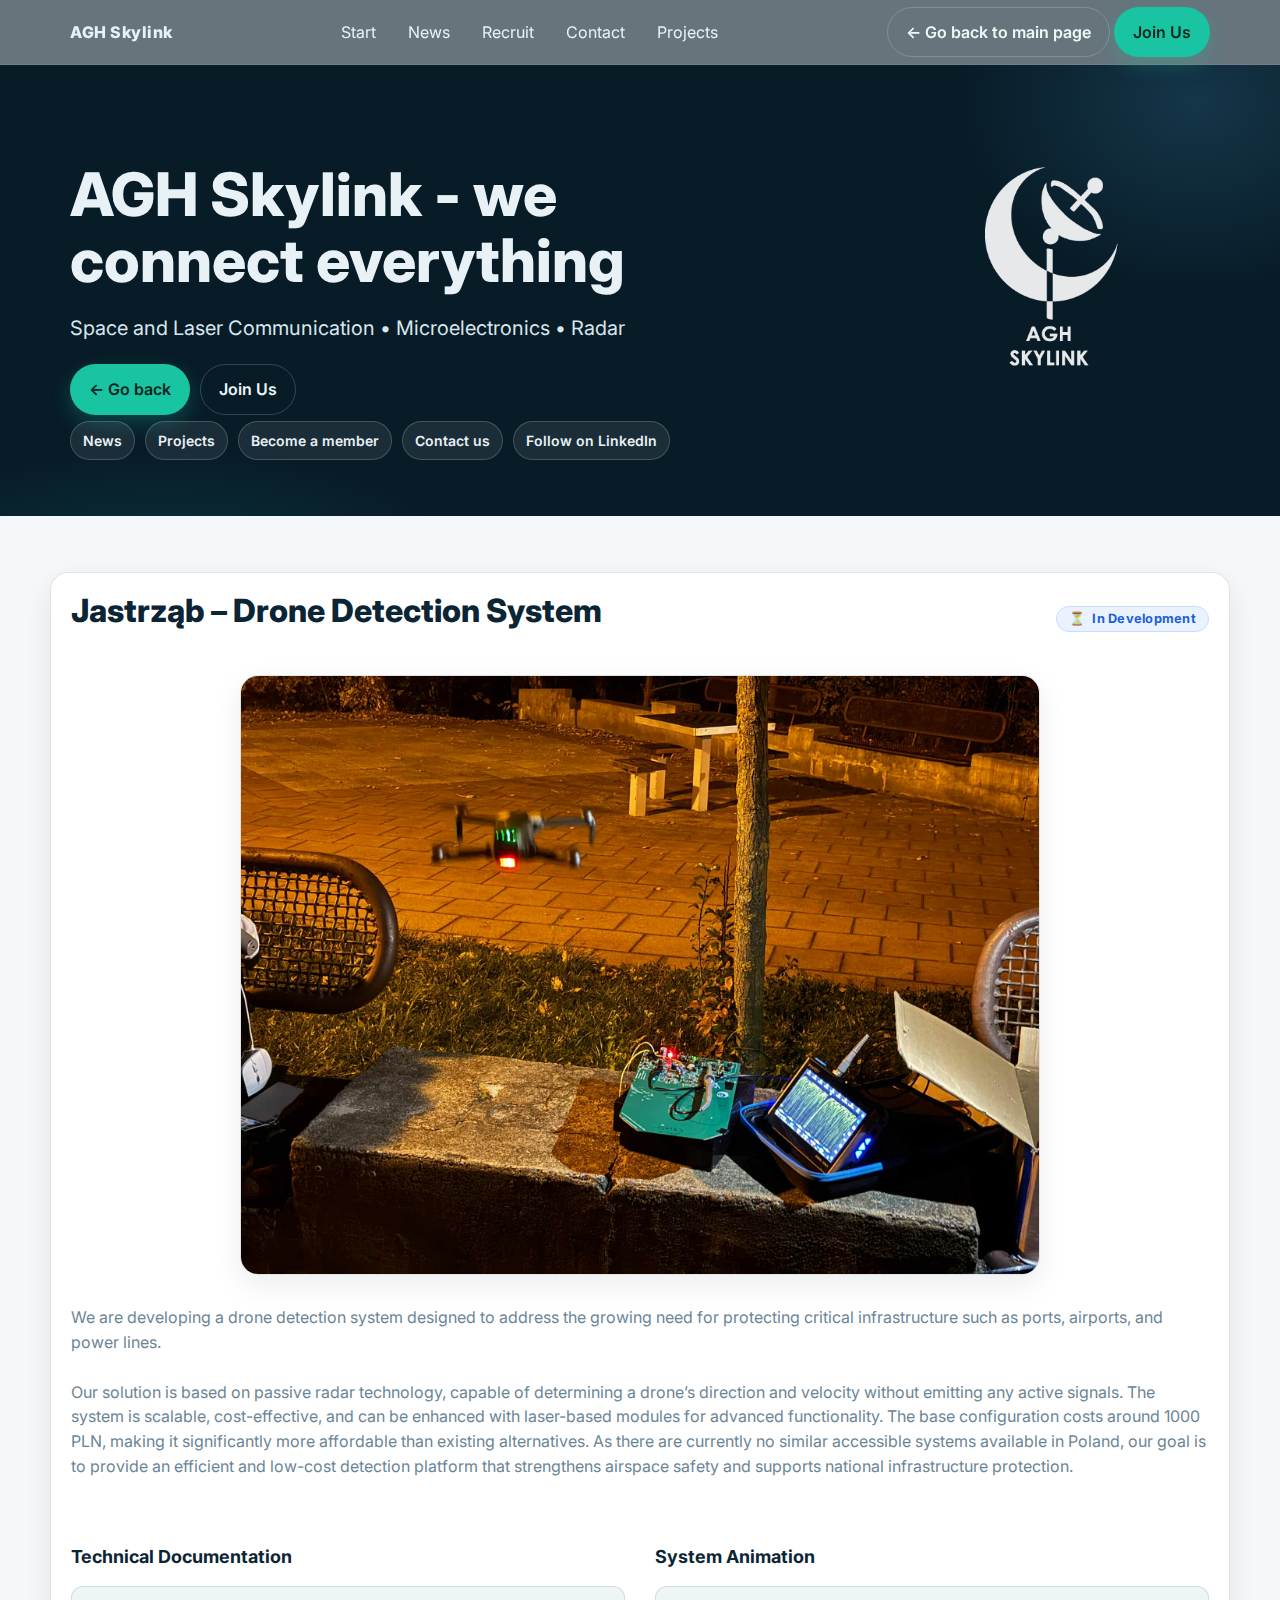
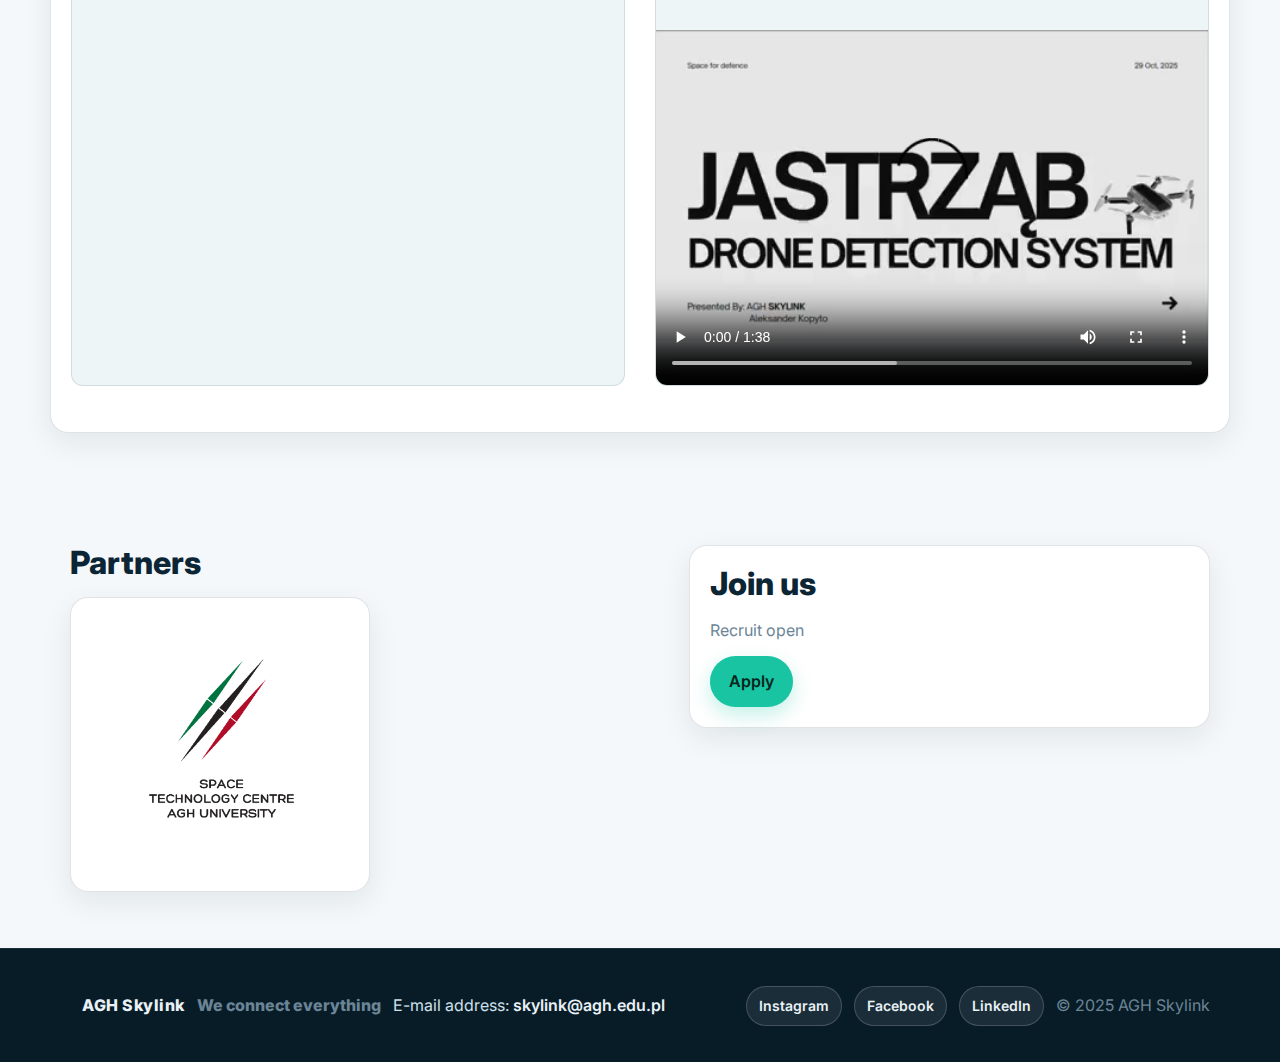
<file: jastrzab/index.html>
<!DOCTYPE html>


<html lang="en">
    <head>
        <meta charset="utf-8" />
        <meta name="viewport" content="width=device-width,initial-scale=1" />
        <title>AGH SkyLink - Jastrząb</title>
        <link rel="stylesheet" href="style.css?v=1" />
        <link rel="stylesheet" href="https://fonts.googleapis.com/icon?family=Material+Icons">
        <link rel="preconnect" href="https://fonts.googleapis.com">
        <link rel="preconnect" href="https://fonts.gstatic.com" crossorigin>
        <link href="https://fonts.googleapis.com/css2?family=Inter:wght@400;600;700;800&display=swap" rel="stylesheet">
        <link rel="icon" type="image/png" sizes="32x32" href="../logo_skylink.png">
        <link rel="icon" type="image/png" sizes="192x192" href="../logo_skylink.png">
        <link rel="apple-touch-icon" href="../logo_skylink.png">
    </head>

    <body>
        <header class="site-header">
            <div class="container nav">
                <a class="brand" href="#home">
                    <span class="brand-text">AGH&nbsp;Skylink</span>
                </a>

                <nav class="links">
                    <a href="../index.html">Start</a>
                    <a href="../news.html">News</a>
                    <a href="#recruit">Recruit</a>
                    <a href="#contact">Contact</a>
                    <a href="../projects.html">Projects</a>
                </nav>

                <div class="nav-cta">
                    <a class="btn ghost" href="index.html">← Go back to main page</a>
                    <a class="btn primary" href="#join">Join Us</a>
                </div>
            </div>
        </header>

        <section class="hero" id="home">
            <div class="container hero-wrap" id="main">
                <div class="hero-copy">
                    <h1>AGH Skylink - we connect everything</h1>
                    <p class="lead">Space and Laser Communication • Microelectronics • Radar</p>
                    <div class="actions">
                        <a class="btn primary" href="../index.html">← Go back</a>
                        <a class="btn ghost" href="#join">Join Us</a>
                    </div>
                    <div class="quick">
                        <a class="chip" href="../news.html">News</a>
                        <a class="chip" href="../projects.html">Projects</a>
                        <a class="chip" href="#join">Become a member</a>
                        <a class="chip" href="#contact">Contact us</a>  
                        <a class="chip" target="_blank" rel="noopener" href="https://www.linkedin.com/company/agh-skylink/">Follow on LinkedIn</a>
                    </div>
                </div>
            </div>
        </section>

        <section class="section projects" id="projects">
            <div class="container card proj">
                <div class="project-header">
                    <h2 id="jastrzab">Jastrząb – Drone Detection System</h2>
                    <span class="status in-development">In Development</span>
                </div>
                <div id="jastrzab_img">
                    <img src="img.jpg" alt="Jastrząb Drone Detection System">
                </div>
                <p>We are developing a drone detection system designed to address the growing need for protecting critical infrastructure such as ports, airports, and power lines.<br></br>
                    Our solution is based on passive radar technology, capable of determining a drone’s direction and velocity without emitting any active signals.
                    The system is scalable, cost-effective, and can be enhanced with laser-based modules for advanced functionality. The base configuration costs around 1000 PLN, making it significantly more affordable than existing alternatives.
                    As there are currently no similar accessible systems available in Poland, our goal is to provide an efficient and low-cost detection platform that strengthens airspace safety and supports national infrastructure protection.
                </p>
                <div class="media-grid">
                    <div class="media-item">
                        <h4>Technical Documentation</h4>
                        <iframe src="https://docs.google.com/document/d/e/2PACX-1vQr_vNwdOJ_riCtRA2lJ_1KK04hr8zM1x1WW0upIzOptdfwprjkmSlxiSHzafKKl_ytLgL5DvnEbHPW/pub?embedded=true"></iframe>
                    </div>
                    <div class="media-item">
                        <h4>System Animation</h4>
                        <video controls>
                            <source src="animation.mp4" type="video/mp4">
                        </video>
                    </div>
                </div>

            </div>
        </section>

        <section class="section partners" id="partners">
            <div class="container two">
                <div>
                    <h2>Partners</h2>
                    <ul class="logos">
                        <li class="logo">
                            <img src="../img/logo.png" alt="Logo">
                        </li>
                    </ul>
                </div>
                <div class="card join" id="join">
                    <h2>Join us</h2>
                    <p id="recruit">Recruit open</p>
                    <a class="btn primary" href="https://forms.office.com/r/MKcszRw5tV">Apply</a>
                </div>
            </div>
        </section>

        <footer class="footer" id="contact">
            <div class="container foot">
                <div class="brand b">
                    <span class="dot"></span>
                    <span class="brand-text">AGH Skylink</span>
                    <p class="muted">We connect everything</p>
                    <p class="muted email">E-mail address: <span>skylink@agh.edu.pl</span></p>
                </div>

                <div class="foot-meta">
                    <a class="chip" target="_blank" rel="noopener"
                    href="https://www.instagram.com/aghskylink?utm_source=ig_web_button_share_sheet&igsh=ZDNlZDc0MzIxNw==">Instagram</a>
                    <a class="chip" target="_blank" rel="noopener"
                    href="https://www.facebook.com/profile.php?id=61572327687853">Facebook</a>
                    <a class="chip" target="_blank" rel="noopener"
                    href="https://www.linkedin.com/company/agh-skylink/">LinkedIn</a>
                    <p class="muted">© 2025 AGH Skylink</p>
                </div>
            </div>
        </footer>

        <script type="module">

            document.addEventListener("click", (e) => {
                const btn = e.target.closest(".exp-toggle");
                if (!btn) return;
                const wrap = btn.closest(".exp-text");
                const rest = wrap.querySelector(".exp-rest");
                const ell  = wrap.querySelector(".exp-ellipsis");
                const collapsed = wrap.getAttribute("data-collapsed") === "true";
                if (collapsed){
                    rest.hidden = false; ell.hidden = true;
                    wrap.setAttribute("data-collapsed","false");
                    btn.setAttribute("aria-expanded","true");
                    btn.textContent = btn.dataset.less || "Show less";
                } else {
                    rest.hidden = true; ell.hidden = false;
                    wrap.setAttribute("data-collapsed","true");
                    btn.setAttribute("aria-expanded","false");
                    btn.textContent = btn.dataset.more || "Show more";
                }
            });

            function setupLightbox(){
                const box  = document.getElementById("lightbox");
                if(!box) return;
                const img  = box.querySelector("img");
                const btn  = box.querySelector(".lightbox-close");

                const open = (src, alt="") => {
                    img.src = src; img.alt = alt;
                    box.setAttribute("aria-hidden","false");
                    document.body.style.overflow = "hidden";
                };
                const close = () => {
                    box.setAttribute("aria-hidden","true");
                    img.src = ""; img.alt = "";
                    document.body.style.overflow = "";
                };

                document.addEventListener("click", (e) => {
                    const t = e.target;
                    if (t.matches(".section.projects .thumb img, .section.highlight .thumb img")) {
                    open(t.currentSrc || t.src, t.alt || "");
                    return;
                    }
                    if (t === box || t === btn) close();
                });

                document.addEventListener("keydown", (e) => {
                    if (e.key === "Escape" && box.getAttribute("aria-hidden") === "false") close();
                });
            }

            (async function init(){
                try{
                    setupLightbox();
                }catch(e){
                    console.error("Render error:", e);
                }
            })();
        </script>

        <div class="lightbox" id="lightbox" aria-hidden="true" role="dialog" aria-label="Image preview">
            <img alt="" />
            <button class="lightbox-close" aria-label="Close">×</button>
        </div>

    </body>

</html>
</file>
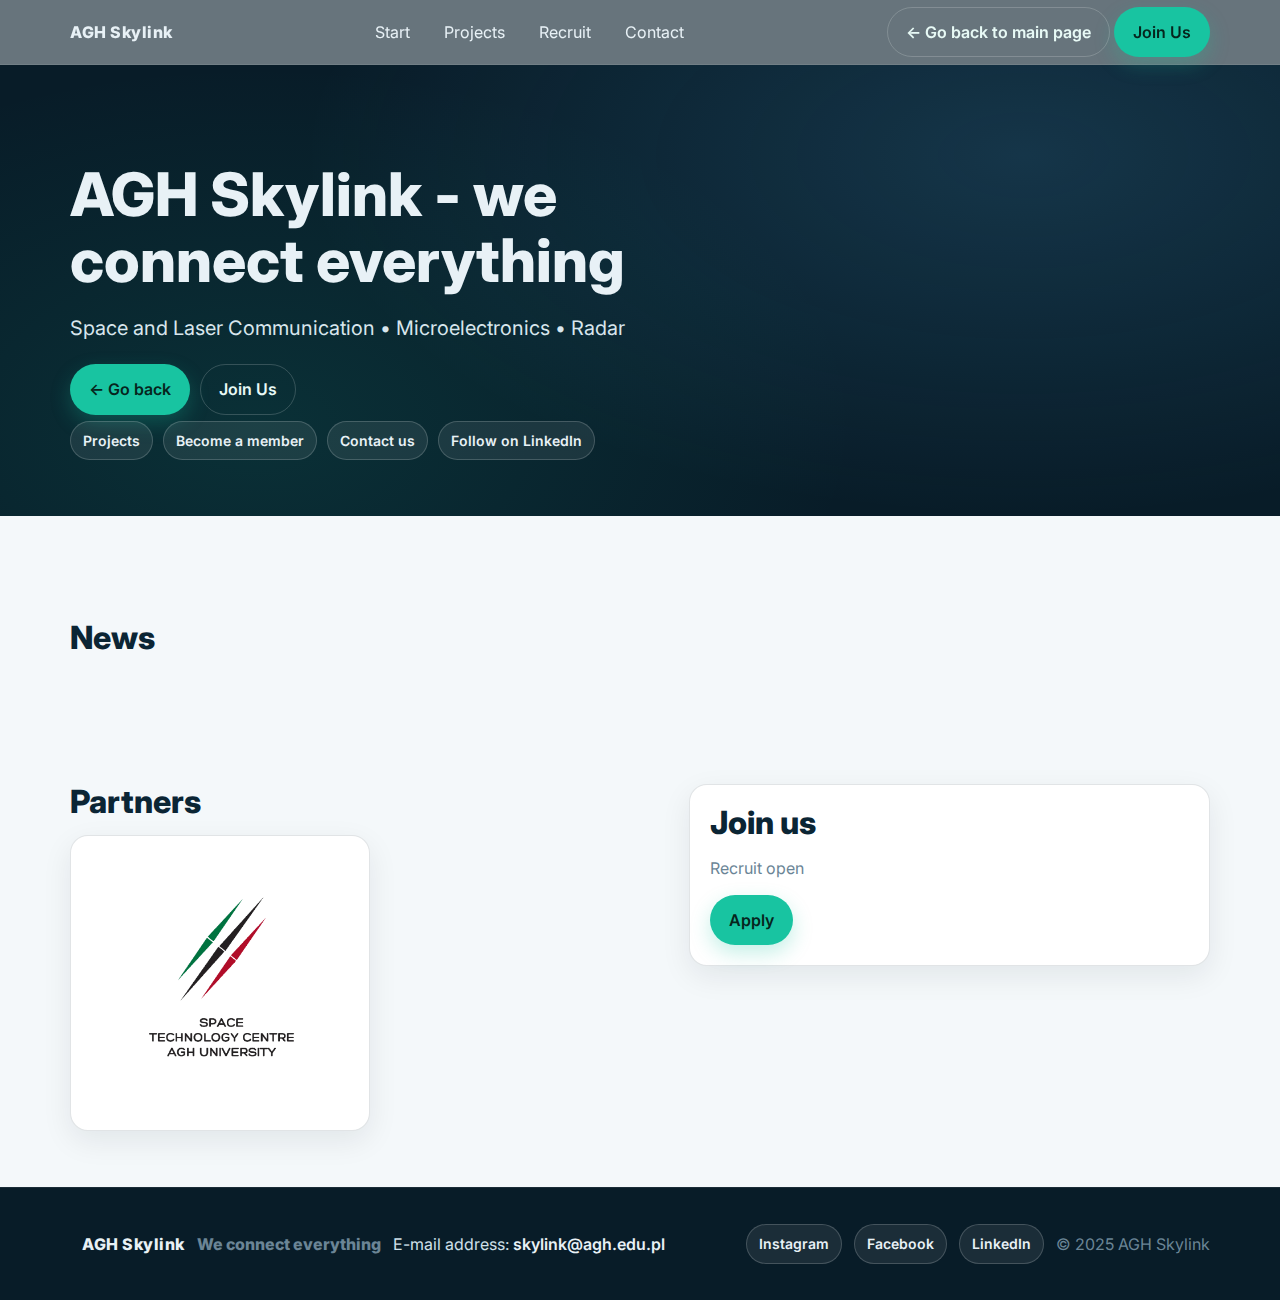
<file: news.html>
<!DOCTYPE html>


<html lang="en">
    <head>
        <meta charset="utf-8" />
        <meta name="viewport" content="width=device-width,initial-scale=1" />
        <title>AGH SkyLink - News</title>
        <link rel="stylesheet" href="style.css?v=4" />
        <link rel="stylesheet" href="https://fonts.googleapis.com/icon?family=Material+Icons">
        <link rel="preconnect" href="https://fonts.googleapis.com">
        <link rel="preconnect" href="https://fonts.gstatic.com" crossorigin>
        <link href="https://fonts.googleapis.com/css2?family=Inter:wght@400;600;700;800&display=swap" rel="stylesheet">
        <link rel="icon" type="image/png" sizes="32x32" href="logo_skylink.png">
        <link rel="icon" type="image/png" sizes="192x192" href="logo_skylink.png">
        <link rel="apple-touch-icon" href="logo_skylink.png">
    </head>

    <body>
        <header class="site-header">
            <div class="container nav">
                <a class="brand" href="#home">
                    <span class="brand-text">AGH&nbsp;Skylink</span>
                </a>

                <nav class="links">
                    <a href="index.html">Start</a>
                    <a href="projects.html">Projects</a>
                    <a href="#recruit">Recruit</a>
                    <a href="#contact">Contact</a>
                </nav>

                <div class="nav-cta">
                    <a class="btn ghost" href="index.html">← Go back to main page</a>
                    <a class="btn primary" href="#join">Join Us</a>
                </div>
            </div>
        </header>

        <section class="hero" id="home">
            <div class="container hero-wrap" id="main">
                <div class="hero-copy">
                    <h1>AGH Skylink - we connect everything</h1>
                    <p class="lead">Space and Laser Communication • Microelectronics • Radar</p>
                    <div class="actions">
                        <a class="btn primary" href="index.html">← Go back</a>
                        <a class="btn ghost" href="#join">Join Us</a>
                    </div>
                    <div class="quick">
                        <a class="chip" href="projects.html">Projects</a>
                        <a class="chip" href="#join">Become a member</a>
                        <a class="chip" href="#contact">Contact us</a>  
                        <a class="chip" target="_blank" rel="noopener" href="https://www.linkedin.com/company/agh-skylink/">Follow on LinkedIn</a>
                    </div>
                </div>
            </div>
        </section>

        <section class="section features" id="what">
            <div class="container">
                <div class="news-block" id="news">
                <h2>News</h2>
                <ul class="news"></ul>
                </div>
            </div>
        </section>

        <section class="section partners" id="partners">
            <div class="container two">
                <div>
                    <h2>Partners</h2>
                    <ul class="logos">
                        <li class="logo">
                            <img src="./img/logo.png" alt="Logo">
                        </li>
                    </ul>
                </div>
                <div class="card join" id="join">
                    <h2>Join us</h2>
                    <p id="recruit">Recruit open</p>
                    <a class="btn primary" href="https://forms.office.com/r/MKcszRw5tV">Apply</a>
                </div>
            </div>
        </section>

        <footer class="footer" id="contact">
            <div class="container foot">
                <div class="brand b">
                    <span class="dot"></span>
                    <span class="brand-text">AGH Skylink</span>
                    <p class="muted">We connect everything</p>
                    <p class="muted email">E-mail address: <span>skylink@agh.edu.pl</span></p>
                </div>

                <div class="foot-meta">
                    <a class="chip" target="_blank" rel="noopener"
                    href="https://www.instagram.com/aghskylink?utm_source=ig_web_button_share_sheet&igsh=ZDNlZDc0MzIxNw==">Instagram</a>
                    <a class="chip" target="_blank" rel="noopener"
                    href="https://www.facebook.com/profile.php?id=61572327687853">Facebook</a>
                    <a class="chip" target="_blank" rel="noopener"
                    href="https://www.linkedin.com/company/agh-skylink/">LinkedIn</a>
                    <p class="muted">© 2025 AGH Skylink</p>
                </div>
            </div>
        </footer>

        <script type="module">
            const DATA_BASE = "./public/data";
            const CONTENT_BASE = "/content";

            const resolveContent = (p) => {
                if (!p) return "";
                if (/^https?:\/\//.test(p)) return p;
                if (p.startsWith("/")) return p;
                return `${CONTENT_BASE}/${p}`.replace(/\/{2,}/g, "/");
            };

            const escapeHTML = (s="") =>
                s.replace(/[&<>"']/g, c => ({'&':'&amp;','<':'&lt;','>':'&gt;','"':'&quot;',"'":'&#039;'}[c]));

            function renderExpandable(escapedText, limit = 160, moreLabel = "Show more", lessLabel = "Show less") {
                if (!escapedText) return "";
                if (escapedText.length <= limit) return escapedText;
                    const shortPart = escapedText.slice(0, limit);
                    const restPart  = escapedText.slice(limit);
                    return `
                    <span class="exp-text" data-collapsed="true">
                        <span class="exp-short">${shortPart}</span><span class="exp-ellipsis">…</span>
                        <span class="exp-rest" hidden>${restPart}</span>
                        <button class="exp-toggle btn" type="button" aria-expanded="false" data-more="${moreLabel}" data-less="${lessLabel}">
                        ${moreLabel}
                        </button>
                    </span>
                `;
            }

            document.addEventListener("click", (e) => {
                const btn = e.target.closest(".exp-toggle");
                if (!btn) return;
                const wrap = btn.closest(".exp-text");
                const rest = wrap.querySelector(".exp-rest");
                const ell  = wrap.querySelector(".exp-ellipsis");
                const collapsed = wrap.getAttribute("data-collapsed") === "true";
                if (collapsed){
                    rest.hidden = false; ell.hidden = true;
                    wrap.setAttribute("data-collapsed","false");
                    btn.setAttribute("aria-expanded","true");
                    btn.textContent = btn.dataset.less || "Show less";
                } else {
                    rest.hidden = true; ell.hidden = false;
                    wrap.setAttribute("data-collapsed","true");
                    btn.setAttribute("aria-expanded","false");
                    btn.textContent = btn.dataset.more || "Show more";
                }
            });


            async function getJSON(name){
                const res = await fetch(`${DATA_BASE}/${name}.json`, { cache: "no-store", headers: { "Accept":"application/json" } });
                if(!res.ok) throw new Error(`HTTP ${res.status} for ${name}.json`);
                return res.json();
            }

            function renderLinks(linksString) {
            const linkArr = (linksString || "").split(/\s*,\s*/).filter(Boolean);
            if (!linkArr.length) return "";
            
            return `<p class="links">` +
                linkArr.map((url,i) => {
                const label = /github\.com/i.test(url) ? "GitHub" : 
                            /jastrzab/i.test(url) ? "Jastrząb website" :
                            `Link ${i+1}`;
                return `<a class="chip" href="${url}" target="_blank" rel="noopener">${label}</a>`;
                }).join(" ") +
            `</p>`;
            }

            async function renderAllNews(){
                const list = await getJSON("news");
                list.sort((a,b) => new Date(b.date||0) - new Date(a.date||0));
                const ul = document.querySelector(".news-block ul.cards");
                if(!ul) return;

                const items = list.map(n =>  {
                    const linksHTML = renderLinks(n.links);
                    return `
                    <li class="news-item">
                        ${n.cover ? `<img class="news-thumb" src="${resolveContent(n.cover)}" alt="${escapeHTML(n.title)}">` : ""}
                        <div>
                        <strong>${escapeHTML(n.title)}</strong><br>
                        <small>${n.date ? new Date(n.date).toLocaleDateString() : ""}</small>
                        <p>${renderExpandable(escapeHTML(n.description), 120)}</p>
                        ${linksHTML}
                        </div>
                    </li>
                    `;
                }).join("");

                ul.innerHTML = items || `<li class="card news"><p>No news yet.</p></li>`;
            }

            function setupLightbox(){
                const box  = document.getElementById("lightbox");
                const img  = box.querySelector("img");
                const btn  = box.querySelector(".lightbox-close");

                const open = (src, alt="") => {
                    img.src = src; img.alt = alt;
                    box.setAttribute("aria-hidden","false");
                    document.body.style.overflow = "hidden"; 
                };
                const close = () => {
                    box.setAttribute("aria-hidden","true");
                    img.src = ""; img.alt = "";
                    document.body.style.overflow = "";
                };
                document.addEventListener("click", (e) => {
                    const t = e.target;
                    if (t.matches(".news-thumb, .section.projects .thumb img, .section.highlight .thumb img")) {
                    open(t.currentSrc || t.src, t.alt || "");
                    return;
                    }
                    if (t === box || t === btn) close();
                });

                document.addEventListener("keydown", (e) => {
                    if (e.key === "Escape" && box.getAttribute("aria-hidden") === "false") close();
                });
            }


            (async function init(){
                try{
                    await renderAllNews(),
                    setupLightbox(); 
                }catch(e){
                    console.error("Render error:", e);
                }
                })();
        </script>


        <div class="lightbox" id="lightbox" aria-hidden="true" role="dialog" aria-label="Image preview">
            <img alt="" />
            <button class="lightbox-close" aria-label="Close">×</button>
        </div>

    </body>

</html>
</file>
<file: jastrzab/style.css>
:root{
  --page-bg: #f4f8fa;
  --hero-bg: #081c28;
  --surface: #ffffff;
  --tint: #eef5f7;
  --text: #0b2534;
  --muted: #6b8596;
  --accent: #18c4a1;
  --accent-2: #4ea8de;
  --border: rgba(10,35,49,.12);
  --hero-border: rgba(255,255,255,.18);
  --shadow: 0 10px 30px rgba(7,28,40,.08);
  --radius: 18px;
  --container: 1180px;
  --gap: 24px; 
}

*{box-sizing:border-box}
html,body{
  margin:0;
  padding:0;
  overflow-x: clip; 
}
@supports not (overflow-x: clip){
  html, body { overflow-x: hidden; }
}

body{
  font-family: Inter, system-ui, -apple-system, Segoe UI, Roboto, Arial, "Noto Sans", "Apple Color Emoji", "Segoe UI Emoji", "Segoe UI Symbol";
  color: var(--text);
  background: var(--page-bg);
  line-height: 1.55;
}

img{max-width:100%;display:block}
a{color:inherit;text-decoration:none}
.container{max-width:var(--container);margin:0 auto;padding:0 20px}
.section{padding:56px 0}
h1,h2,h3{line-height:1.1;margin:0 0 16px}
h1{font-size:clamp(32px,6vw,60px);font-weight:800}
h2{font-size:clamp(22px,3vw,32px);font-weight:800}
h3{font-size:18px;font-weight:700}
.lead{color:#d8e6ed;font-size:clamp(16px,2.2vw,20px)}
.muted{color:var(--muted)}
.center{text-align:center}

/* Header */
.site-header{
  position:sticky;top:0;z-index:1000;
  background:rgba(8,28,40,.6);
  backdrop-filter:blur(8px);
  border-bottom:1px solid rgba(255,255,255,.08);
}
.nav{height:64px;display:flex;align-items:center;justify-content:space-between;gap:16px}
.brand{display:flex;align-items:center;gap:10px;font-weight:800;color:#e8f1f6}
.brand-text{letter-spacing:.5px}
.links{display:flex;gap:10px;align-items:center}
.links a{color:#e8f1f6;padding:10px 12px;border-radius:10px}
.links a:hover{background:rgba(255,255,255,.08)}
.site-header .nav { min-width: 0; flex-wrap: nowrap; }
.site-header .brand { flex: 0 0 auto; }
.site-header .links { 
  flex: 1 1 auto; 
  min-width: 0; 
  justify-content: center; 
  gap: 8px;
}
.site-header .links a { white-space: nowrap; }

/* Buttons */
.btn{
  display:inline-flex;align-items:center;gap:8px;
  padding:12px 18px;border-radius:999px;
  border:1px solid var(--border);background:transparent;
  cursor:pointer;font-weight:600;
  transition:transform .06s ease,filter .2s ease,background .2s ease,border-color .2s;
  text-decoration:none;
}
.btn:active{transform:translateY(1px)}
.btn.primary{
  background:var(--accent);color:#06251d;border-color:transparent;
  box-shadow:0 8px 20px rgba(24,196,161,.25);
}
.btn.primary:hover{filter:brightness(1.05)}
.btn.ghost{color:#e8faf6;border-color:var(--hero-border)}
.btn.ghost:hover{background:rgba(255,255,255,.08)}

/* Hero Section */
.hero{
  position:relative;color:#e8f1f6;background:var(--hero-bg);
  padding:96px 0 56px;isolation:isolate;
  overflow: hidden; 
}
.hero:before{
  content:"";position:absolute;inset:0;z-index:0;
  inset: -12vw;
  background:
    radial-gradient(closest-corner at 85% 25%, rgba(78,168,222,.18), transparent 70%),
    radial-gradient(closest-corner at 20% 85%, rgba(24,196,161,.12), transparent 65%);
  background-repeat: no-repeat;
}
.hero::after {
  content: "";
  position: absolute;
  top: 50%;
  right: 4%;
  transform: translateY(-50%);
  width: clamp(160px, 28vw, 360px);      
  height: auto;
  aspect-ratio: 1/1;
  background: url("/logo_skylink_biale_bez_tla.png") no-repeat center/contain;
  opacity: 0.9;          
  z-index: 1;           
  pointer-events: none; 
  max-width: 40vw; 
}
.hero-wrap{
  position:relative;z-index:1;
  display:grid;grid-template-columns:1.1fr .9fr;gap:var(--gap);align-items:center;
}
.hero-copy .actions{display:flex;gap:10px;margin:16px 0 6px}
.quick{display:flex;gap:10px;flex-wrap:wrap}
.chip{
  display:inline-block;padding:8px 12px;border-radius:999px;
  border:1px solid var(--hero-border);background:rgba(255,255,255,.08);color:#e8f1f6;
  font-weight:600;font-size:14px;
}
.chip:hover{background:rgba(255,255,255,0.15);border-color:rgba(255,255,255,0.3);cursor:pointer}

/* Cards & Layout */
.card{
  background:var(--surface);border:1px solid var(--border);
  border-radius:var(--radius);box-shadow:var(--shadow);padding:20px;
}
.two{display:grid;grid-template-columns:1.6fr 1.4fr;gap:var(--gap)}
.proj p{color:var(--muted)}

/* Project Section */
.project-header {
    display: flex;
    justify-content: space-between;
    align-items: center;
    margin-bottom: 30px;
    flex-wrap: wrap;
    gap: 15px;
}

#jastrzab_img {
    margin: 30px 0;
    text-align: center;
}

#jastrzab_img img {
    width: 100%;
    max-width: 800px;
    height: auto;
    border-radius: var(--radius);
    box-shadow: var(--shadow);
    border: 1px solid var(--border);
    margin: 0 auto;
}

.project-features {
    display: grid;
    grid-template-columns: repeat(auto-fit, minmax(200px, 1fr));
    gap: 20px;
    margin: 30px 0;
}

.feature {
    text-align: center;
    padding: 25px 20px;
    background: var(--tint);
    border-radius: var(--radius);
    border: 1px solid var(--border);
    transition: transform 0.2s ease, box-shadow 0.2s ease;
}

.feature:hover {
    transform: translateY(-2px);
    box-shadow: 0 8px 25px rgba(7,28,40,.12);
}

.feature .material-icons {
    font-size: 36px;
    color: var(--accent);
    margin-bottom: 12px;
}

.feature h4 {
    margin: 0 0 8px 0;
    font-size: 16px;
    font-weight: 700;
}

.feature p {
    margin: 0;
    font-size: 14px;
    color: var(--muted);
    line-height: 1.4;
}

.media-grid {
    display: grid;
    grid-template-columns: 1fr 1fr;
    gap: 30px;
    margin: 40px 0 20px 0;
}

.media-item h4 {
    margin-bottom: 15px;
    color: var(--text);
    font-size: 18px;
}

.media-item iframe,
.media-item video {
    width: 100%;
    height: 400px;
    border-radius: 12px;
    border: 1px solid var(--border);
    background: var(--tint);
}

.project-actions {
    display: flex;
    gap: 15px;
    margin-top: 30px;
    flex-wrap: wrap;
}

/* Status */
.status{
  display:inline-flex;
  align-items:center;
  gap:.45rem;
  padding:.35rem .75rem;
  border-radius:999px;
  font-size:.8rem;
  font-weight:700;
  letter-spacing:.02em;
  line-height:1;
  border:1px solid transparent;
  user-select:none;
  white-space:nowrap;
}

.status.in-development{
  --bg:  #eaf2ff;
  --bd:  #c9ddff;
  --fg:  #1b5fd6;
  background: var(--bg);
  border-color: var(--bd);
  color: var(--fg);
}
.status.in-development::before{
  content:"⏳";
  font-weight:900;
}

/* Partners Section */
.partners.two{align-items:center}
.logos{list-style:none;margin:0;padding:0;display:grid;gap:var(--gap)}
.logo{
    background:var(--surface);border:1px solid var(--border);
    border-radius:var(--radius);box-shadow:var(--shadow);padding:18px;text-align:center; 
    max-width: 300px; max-height: 300px;
}
.join{align-self:start}
.join p{color:var(--muted);margin:8px 0 14px}

/* Footer */
.footer{
  background:var(--hero-bg);color:#e8f1f6;padding:28px 0;
  border-top:1px solid rgba(255,255,255,.08);
}
.foot{
  display:grid;
  grid-template-columns: 1fr auto;
  gap: var(--gap);
  align-items: center;
}
.foot-meta{ display:flex; gap:12px; align-items:center; flex-wrap:wrap; }
.footer .brand{
  display:flex; align-items:center; gap:12px;
  flex-wrap:nowrap;
}
.footer .brand-text,
.footer .brand p{ white-space:nowrap; margin:0; }
.footer .brand .email{ font-weight:400; color:#cfe0ea; }
.footer .brand .email span{ color:#e8f1f6; font-weight:600; }
.footer .chip{background:rgba(255,255,255,.08);border:1px solid var(--hero-border)}

.section .btn.ghost{color:var(--text);border-color:var(--border)}
.section .btn.ghost:hover{background:#f1f6f8}
.section .chip{background:var(--tint);color:var(--text);border:1px solid var(--border)}

/* Lightbox */
.lightbox{
  position: fixed;
  inset: 0;
  display: none;             
  align-items: center;
  justify-content: center;
  padding: 2rem;
  background: rgba(0,0,0,.85);
  z-index: 9999;
}
.lightbox[aria-hidden="false"]{ display: flex; }
.lightbox img{
  max-width: min(92vw, 1400px);
  max-height: 92vh;
  width: auto;
  height: auto;
  border-radius: 12px;
  box-shadow: 0 20px 60px rgba(0,0,0,.55);
}
.lightbox-close{
  position: absolute;
  top: 14px; right: 14px;
  border: 0;
  background: rgba(255,255,255,.14);
  color: #fff;
  font-size: 26px;
  line-height: 1;
  width: 40px; height: 40px;
  border-radius: 999px;
  cursor: pointer;
  backdrop-filter: blur(6px);
}
.lightbox-close:hover{ background: rgba(255,255,255,.22); }

/* Responsive Design */
@media (max-width: 1200px){
  .links a{ padding: 8px 10px; }
  .nav-cta .btn{ padding: 10px 14px; }
}
@media (max-width: 1180px){
  .container{padding:0 16px}
}
@media (max-width: 1080px){
  .links{ display: none; }
}
@media (max-width: 920px){
  .nav-cta .btn.ghost{ display: none; } 
}
@media (max-width: 860px){
  .foot{ grid-template-columns: 1fr; gap:14px; }
  .footer .brand{ flex-wrap:wrap; }
  .footer .brand-text, .footer .brand p{ white-space:normal; }
  .hero{padding: 72px 0 40px;}
  .hero-wrap{grid-template-columns: 1fr;}
  .hero-copy{text-align: center;}
  .hero-copy .actions{ justify-content: center; flex-wrap: wrap;}
  .quick{ justify-content: center; }
  .nav{
    gap: 10px;
    flex-wrap: wrap;
    height: auto;           
    row-gap: 8px;
  }
  .links{display: none;}
  .nav-cta .btn{padding: 10px 14px;}
  .nav-cta{
    order: 3;
    width: 100%;
    display: flex;
    justify-content: flex-end;
    gap: 8px;
  }
  .media-grid {
      grid-template-columns: 1fr;
  }
  .media-item iframe,
  .media-item video {
      height: 300px;
  }
}
@media (max-width: 768px) {
  .project-features {
      grid-template-columns: 1fr;
  }
  .project-header {
      flex-direction: column;
      align-items: flex-start;
  }
  #jastrzab_img {
      margin: 20px 0;
  }
}
@media (max-width: 560px){
  .section{ padding: 40px 0; }
  h1{ font-size: clamp(28px, 8vw, 44px); }
  .lead{ font-size: clamp(15px, 4.2vw, 18px); }
  .card p, .proj p{
    overflow-wrap: anywhere;
    word-break: break-word;
  }
  .media-item iframe,
  .media-item video {
      height: 250px;
  }
}
@media (max-width: 520px){
  .hero::after{ display: none; }
}
</file>
<file: style.css>
:root{
  --page-bg: #f4f8fa;
  --hero-bg: #081c28;
  --surface: #ffffff;
  --tint: #eef5f7;
  --text: #0b2534;
  --muted: #6b8596;
  --accent: #18c4a1;
  --accent-2: #4ea8de;
  --border: rgba(10,35,49,.12);
  --hero-border: rgba(255,255,255,.18);
  --shadow: 0 10px 30px rgba(7,28,40,.08);
  --radius: 18px;
  --container: 1180px;
  --gap: 24px; 
}

*{box-sizing:border-box}
html,body{margin:0;padding:0}
body{
  font-family: Inter, system-ui, -apple-system, Segoe UI, Roboto, Arial, "Noto Sans", "Apple Color Emoji", "Segoe UI Emoji", "Segoe UI Symbol";
  color: var(--text);
  background: var(--page-bg);
  line-height: 1.55;
}


img{max-width:100%;display:block}
a{color:inherit;text-decoration:none}
.container{max-width:var(--container);margin:0 auto;padding:0 20px}
.section{padding:56px 0}
h1,h2,h3{line-height:1.1;margin:0 0 16px}
h1{font-size:clamp(32px,6vw,60px);font-weight:800}
h2{font-size:clamp(22px,3vw,32px);font-weight:800}
h3{font-size:18px;font-weight:700}
.lead{color:#d8e6ed;font-size:clamp(16px,2.2vw,20px)}
.muted{color:var(--muted)}
.center{text-align:center}

.site-header{
  position:sticky;top:0;z-index:1000;
  background:rgba(8,28,40,.6);
  backdrop-filter:blur(8px);
  border-bottom:1px solid rgba(255,255,255,.08);
}
.nav{height:64px;display:flex;align-items:center;justify-content:space-between;gap:16px}
.brand{display:flex;align-items:center;gap:10px;font-weight:800;color:#e8f1f6}
.brand-text{letter-spacing:.5px}
.links{display:flex;gap:10px;align-items:center}
.links a{color:#e8f1f6;padding:10px 12px;border-radius:10px}
.links a:hover{background:rgba(255,255,255,.08)}

.btn{
  display:inline-flex;align-items:center;gap:8px;
  padding:12px 18px;border-radius:999px;
  border:1px solid var(--border);background:transparent;
  cursor:pointer;font-weight:600;
  transition:transform .06s ease,filter .2s ease,background .2s ease,border-color .2s;
  text-decoration:none;
}
.btn:active{transform:translateY(1px)}
.btn.primary{
  background:var(--accent);color:#06251d;border-color:transparent;
  box-shadow:0 8px 20px rgba(24,196,161,.25);
}
.btn.primary:hover{filter:brightness(1.05)}
.btn.ghost{color:#e8faf6;border-color:var(--hero-border)}
.btn.ghost:hover{background:rgba(255,255,255,.08)}

.hero{
  position:relative;color:#e8f1f6;background:var(--hero-bg);
  padding:96px 0 56px;isolation:isolate;
}
.hero:before{
  content:"";position:absolute;inset:0;z-index:0;
  background:
    radial-gradient(1200px 600px at 80% 20%, rgba(78,168,222,.18),transparent 60%),
    radial-gradient(1000px 600px at 20% 80%, rgba(24,196,161,.12),transparent 60%);
}
.hero-wrap{
  position:relative;z-index:1;
  display:grid;grid-template-columns:1.1fr .9fr;gap:var(--gap);align-items:center;
}
.hero-copy .actions{display:flex;gap:10px;margin:16px 0 6px}
.quick{display:flex;gap:10px;flex-wrap:wrap}
.chip{
  display:inline-block;padding:8px 12px;border-radius:999px;
  border:1px solid var(--hero-border);background:rgba(255,255,255,.08);color:#e8f1f6;
  font-weight:600;font-size:14px;
}
.chip:hover{background:rgba(255,255,255,0.15);border-color:rgba(255,255,255,0.3);cursor:pointer}

.features{background:var(--page-bg)}
.features .feature-grid{
  list-style:none;margin:0;padding:0;
  display:grid;grid-template-columns:repeat(3,1fr);gap:var(--gap);
  grid-column: 1;grid-area: features;
}
.card{
  background:var(--surface);border:1px solid var(--border);
  border-radius:var(--radius);box-shadow:var(--shadow);padding:20px;
}
.features .card{background:var(--tint)}
.icon{
  width:36px;height:36px;border-radius:10px;
  background:linear-gradient(135deg, rgba(78,168,222,.25), rgba(24,196,161,.25));
  display:inline-block;margin-bottom:10px;
}
.features .container{
  display:grid;
  grid-template-columns: 2fr 1fr;   
  gap: var(--gap);
  align-items: start;
  grid-template-areas:
    "title    sidebar"
    "features sidebar"
    "news     news"; 
}
.features .container > h2{
  grid-area: title;          
  margin-top: 0;
}
.features .news-block { grid-area: news; }
.features .news{
  list-style:none; margin:0; padding:0;
  display:grid;
  grid-template-columns: repeat(2, minmax(0,1fr));
  gap: var(--gap);
  align-items:start;
}
.features .news .news-item{
  background:var(--surface);
  border:1px solid var(--border);
  border-radius:var(--radius);
  box-shadow:var(--shadow);
  overflow:hidden;                 
  padding:0;                      
}
.features .news .news-item .news-thumb{
  width:100%;
  aspect-ratio: 16/9;
  object-fit: cover;
  display:block;
}
.features .news .news-item > div{
  padding:12px 14px;
}
.features .news .news-item strong{ display:inline-block; margin-bottom:2px; }
.features .news .news-item p{ color:var(--muted); margin:8px 0 0; }

.features .news .news-item p{
  display:-webkit-box;
  -webkit-line-clamp: 3;
  -webkit-box-orient: vertical;
  overflow:hidden;
}

.sidebar{display:grid;gap:var(--gap);top:20px}
.sidebar h2{margin-top:0}
.stats{
  list-style:none;margin:0;padding:0;
  display:grid;grid-template-columns:repeat(3,1fr);gap:var(--gap);
}
.stats li{
  background:var(--surface);border:1px solid var(--border);
  border-radius:var(--radius);box-shadow:var(--shadow);
  padding:16px;text-align:center;
}
.stats .big{display:block;font-weight:800;font-size:28px}
.news{
  list-style:none;margin:0;padding:0;display:grid;gap:10px;
}
.news li{
  background:var(--surface);border:1px solid var(--border);
  border-radius:var(--radius);box-shadow:var(--shadow);padding:12px 14px;
}
.news.avatars{
  grid-template-columns:repeat(4,1fr);
  gap:14px;
}
.news.avatars li{
  display:flex;flex-direction:column;align-items:center;justify-content:center;
  padding:16px 10px;
}
.news .face{
  width:48px;height:48px;border-radius:50%;
  background:linear-gradient(#e8f1f6,#cfe0ea);
  margin-bottom:8px;
}
.news .label{font-size:14px;color:var(--text)}
.news .news-item p{
  display: -webkit-box;
  -webkit-line-clamp: 3;  
  -webkit-box-orient: vertical;
  overflow: hidden;
}

.highlight{background:#f7fbfd}
.two{display:grid;grid-template-columns:1.6fr 1.4fr;gap:var(--gap)}
.project.card{display:grid;grid-template-columns:1fr 1.2fr;gap:var(--gap);align-items:center}
.thumb{background:#1f3140;border-radius:12px;min-height:140px;overflow:hidden;}
.project-body p{color:var(--muted);margin:6px 0 14px}

.cards{list-style:none;margin:0;padding:0;display:grid;gap:var(--gap)}
.cards.three{grid-template-columns:repeat(3,1fr)}
.project .thumb{aspect-ratio:16/9;background:#0f2a37;border-radius:12px}
.proj p{color:var(--muted)}
.thumb img,
.section.highlight .thumb img,
.proj .thumb img{
  width:100%;
  height:100%;
  object-fit:cover;
  display:block;
}

.person{display:flex;flex-direction:column;gap:10px}
.cards.four{grid-template-columns:repeat(4,1fr)}
.person .avatar{width:56px;height:56px;border-radius:50%;background:linear-gradient(#e8f1f6,#cfe0ea);overflow:hidden;}
.person .avatar img{
  width:100%; height:100%; object-fit:cover; border-radius:50%; display:block;
}

.partners.two{align-items:center}

.logos{list-style:none;margin:0;padding:0;display:grid;gap:var(--gap)}
.logo{background:var(--surface);border:1px solid var(--border);
  border-radius:var(--radius);box-shadow:var(--shadow);padding:18px;text-align:center; max-width: 300px; max-height: 300px;}
  
.join{align-self:start}
.join p{color:var(--muted);margin:8px 0 14px}

.footer{
  background:var(--hero-bg);color:#e8f1f6;padding:28px 0;
  border-top:1px solid rgba(255,255,255,.08);
}
.foot{
  display:grid;
  grid-template-columns: 1fr auto;
  gap: var(--gap);
  align-items: center;
}
.foot-meta{ display:flex; gap:12px; align-items:center; flex-wrap:wrap; }
.foot-links{ display:none !important; }
.footer .brand{
  display:flex; align-items:center; gap:12px;
  flex-wrap:nowrap;
}
.footer .brand-text,
.footer .brand p{ white-space:nowrap; margin:0; }
.footer .brand .email{ font-weight:400; color:#cfe0ea; }
.footer .brand .email span{ color:#e8f1f6; font-weight:600; }
.footer .chip{background:rgba(255,255,255,.08);border:1px solid var(--hero-border)}

.section .btn.ghost{color:var(--text);border-color:var(--border)}
.section .btn.ghost:hover{background:#f1f6f8}
.section .chip{background:var(--tint);color:var(--text);border:1px solid var(--border)}

.features .sidebar{
  grid-area: sidebar;
  top: 20px;
}

.exp-toggle {
  border: 0;
  background: transparent;
  cursor: pointer;
  font: inherit;
  padding: 0 0 0 .25rem;
  text-decoration: underline;
  opacity: .8;
}

.exp-toggle:hover { opacity: 1; }

.exp-text { display: inline; }     
.exp-rest[hidden] { display: none; }  

.card.expanded p,
.news-item.expanded p,
.exp-text[data-collapsed="false"] {
  -webkit-line-clamp: unset !important;
  display: block !important;
  overflow: visible !important;
  max-height: none !important;
  white-space: normal !important;
}

.card.expanded p::after,
.news-item.expanded p::after {
  content: none !important;
}

.exp-text[data-collapsed="false"] .exp-rest {
  display: inline;
}
.exp-text .exp-ellipsis[hidden] { display: none; }


@media (max-width: 1180px){
  .container{padding:0 16px}
}
@media (max-width: 1024px){
  .features .container{
    grid-template-columns: 1fr;
    grid-template-areas:
      "title"
      "features"
      "sidebar"
      "news";
  }
}
@media (max-width: 860px){
  .foot{ grid-template-columns: 1fr; gap:14px; }
  .features .news{ grid-template-columns: 1fr; }
  .footer .brand{ flex-wrap:wrap; }
  .footer .brand-text, .footer .brand p{ white-space:normal; }
}
@media (max-width: 560px){
  .cards.three, .cards.four{grid-template-columns:1fr}
  .news.avatars{grid-template-columns:repeat(2, minmax(0,1fr))}
}


.thumb{ overflow:hidden; border-radius:12px; }
.project .thumb{ aspect-ratio:16/9; }

.thumb img,
.section.highlight .thumb img,
.proj .thumb img{
  width:100%;
  height:100%;
  object-fit:cover;
  display:block;
}

.person .avatar{
  width:56px; height:56px; border-radius:50%;
  overflow:hidden; background:#cfe0ea;
}
.person .avatar img{
  width:100%; height:100%;
  object-fit:cover; border-radius:50%; display:block;
}

.features .news{
  list-style:none; margin:0; padding:0;
  display:grid;
  grid-template-columns: repeat(2, minmax(0,1fr));
  gap: var(--gap);
  align-items:start;
}
.features .news .news-item{
  background:var(--surface);
  border:1px solid var(--border);
  border-radius:var(--radius);
  box-shadow:var(--shadow);
  overflow:hidden;              
  padding:0;                    
}
.features .news .news-item .news-thumb{
  width:100%;
  aspect-ratio: 16/9;
  object-fit: cover;
  display:block;
}
.features .news .news-item > div{
  padding:12px 14px;
}
.features .news .news-item strong{ display:inline-block; margin-bottom:2px; }
.features .news .news-item p{ color:var(--muted); margin:8px 0 0; }

.features .news .news-item p{
  display:-webkit-box;
  -webkit-line-clamp: 3;
  -webkit-box-orient: vertical;
  overflow:hidden;
}

@media (max-width: 860px){
  .features .news{ grid-template-columns: 1fr; }
}

.status{
  display:inline-flex;
  align-items:center;
  gap:.45rem;
  padding:.28rem .62rem;
  border-radius:999px;
  font-size:.78rem;
  font-weight:700;
  letter-spacing:.02em;
  line-height:1;
  border:1px solid transparent;
  user-select:none;
  white-space:nowrap;
}

.status.completed,
.status.finished{
  --bg:  #eaf7ef;  
  --bd:  #bfe9cf;   
  --fg:  #0a6b35;  
  background: var(--bg);
  border-color: var(--bd);
  color: var(--fg);
}
.status.completed::before,
.status.finished::before{
  content:"✔";
  font-weight:900;
}

.status.in-development,
.status.prototype{
  --bg:  #eaf2ff;
  --bd:  #c9ddff;
  --fg:  #1b5fd6;
  background: var(--bg);
  border-color: var(--bd);
  color: var(--fg);
}
.status.in-development::before,
.status.prototype::before{
  content:"⏳";
  font-weight:900;
}


@media (prefers-color-scheme: dark){
  .status.completed,.status.finished{
    --bg:#103a25; --bd:#1b5a39; --fg:#88f0b8;
  }
  .status.in-development,.status.prototype{
    --bg:#0e2547; --bd:#1a3a6b; --fg:#8fc0ff;
  }
}

.lightbox{
  position: fixed;
  inset: 0;
  display: none;             
  align-items: center;
  justify-content: center;
  padding: 2rem;
  background: rgba(0,0,0,.85);
  z-index: 9999;
}
.lightbox[aria-hidden="false"]{ display: flex; }

.lightbox img{
  max-width: min(92vw, 1400px);
  max-height: 92vh;
  width: auto;
  height: auto;
  border-radius: 12px;
  box-shadow: 0 20px 60px rgba(0,0,0,.55);
}

.lightbox-close{
  position: absolute;
  top: 14px; right: 14px;
  border: 0;
  background: rgba(255,255,255,.14);
  color: #fff;
  font-size: 26px;
  line-height: 1;
  width: 40px; height: 40px;
  border-radius: 999px;
  cursor: pointer;
  backdrop-filter: blur(6px);
}
.lightbox-close:hover{ background: rgba(255,255,255,.22); }

.news-thumb, .section.projects .thumb img, .section.highlight .thumb img{
  cursor: zoom-in;
}
</file>
